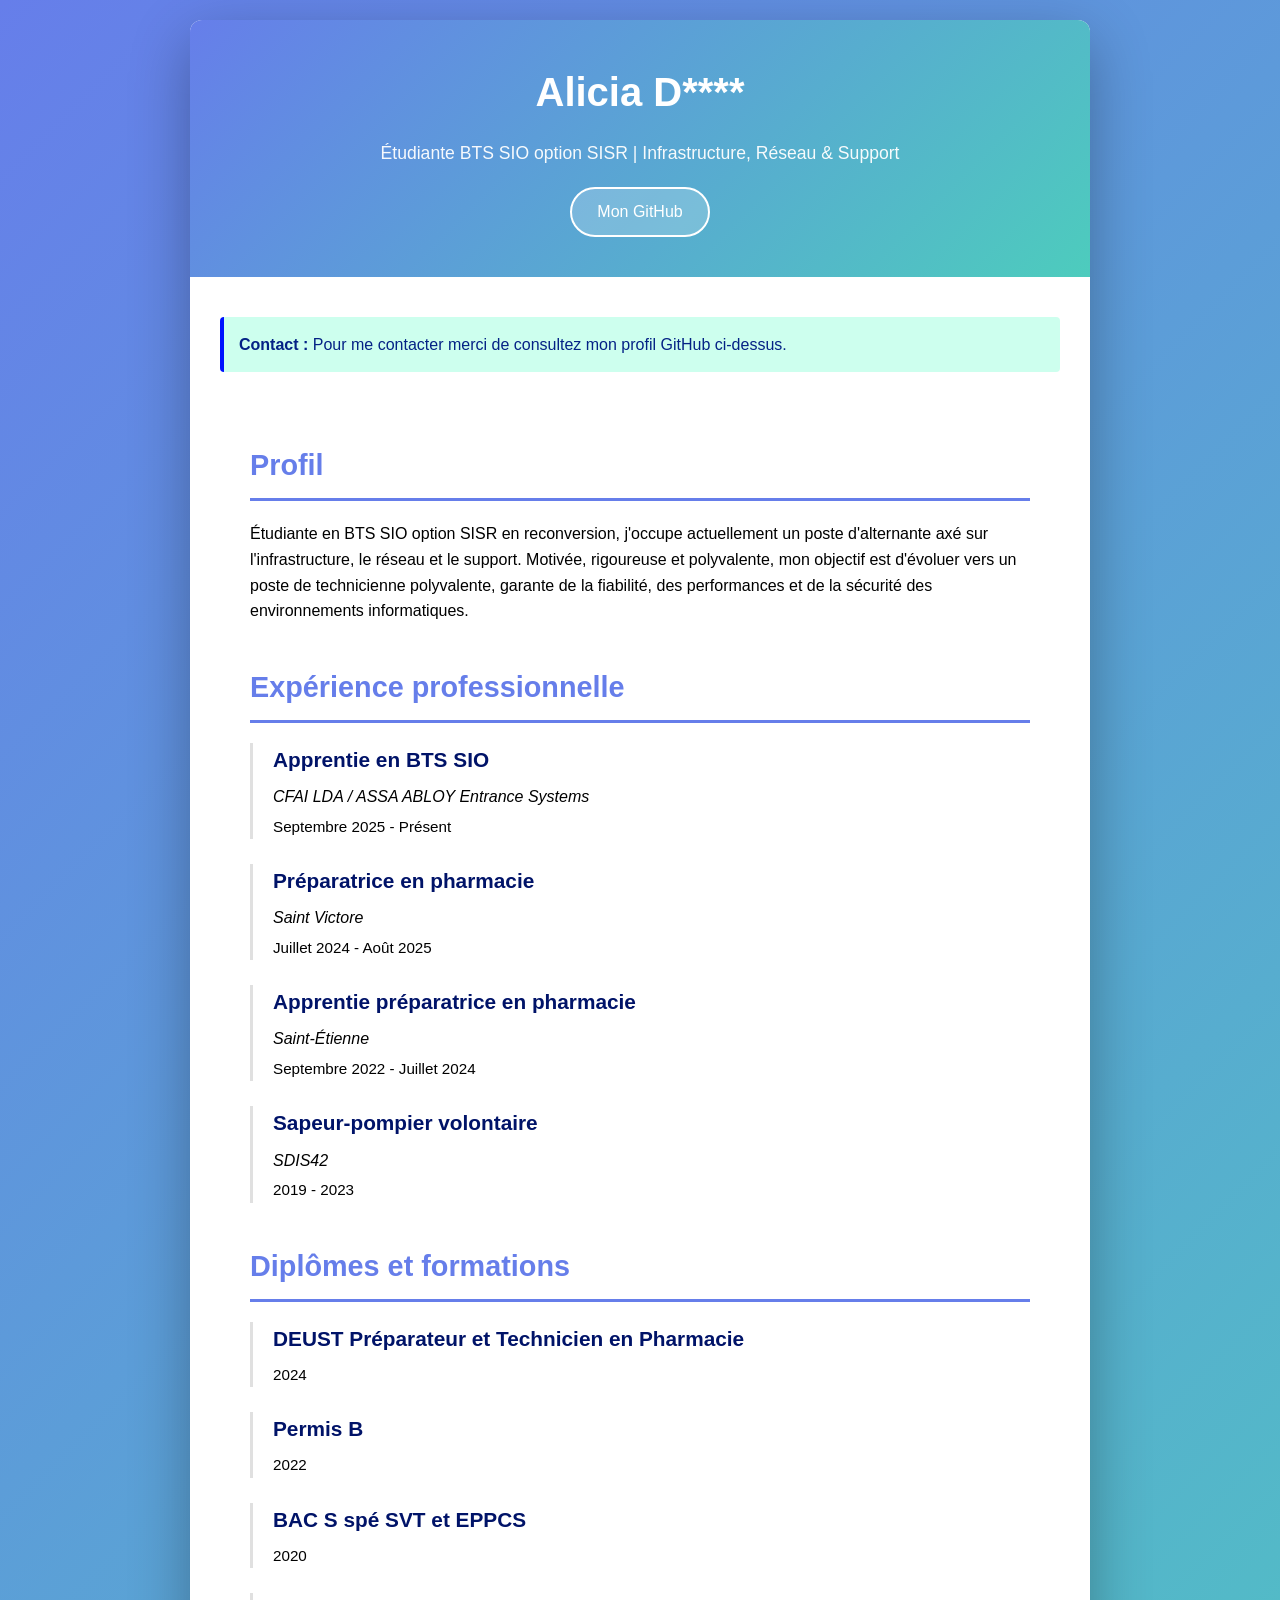
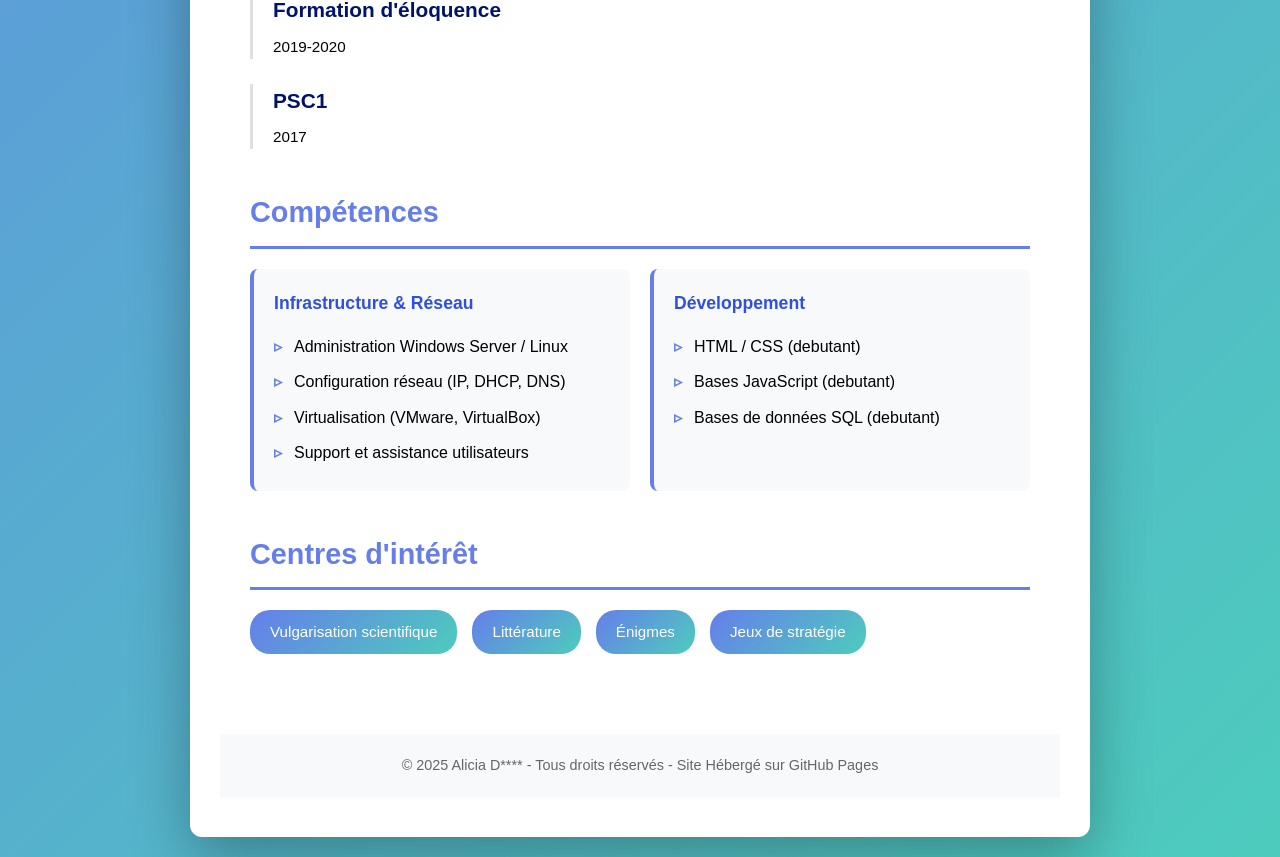
<file: index.html>
<!DOCTYPE html>
<html lang="fr">
<head>
    <meta charset="UTF-8">
    <meta name="viewport" content="width=device-width, initial-scale=1.0">
    <meta name="description" content="CV d'Alicia D****, étudiante en BTS SIO option SISR, spécialisée en infrastructure, réseau et support informatique">
    <title>Alicia D**** - CV Étudiante en alternance en BTS SIO option SISR</title>
    <style>
        * {
            margin: 0;
            padding: 0;
            box-sizing: border-box;
        }

        body {
            font-family: -apple-system, BlinkMacSystemFont, 'Segoe UI', Roboto, Oxygen, Ubuntu, Cantarell, sans-serif;
            line-height: 1.6;
            color: #000000;
            background: linear-gradient(135deg, #667eea 0%, #4dccbd 100%);
            min-height: 100vh;
            padding: 20px;
        }

        .container {
            max-width: 900px;
            margin: 0 auto;
            background: white;
            border-radius: 12px;
            box-shadow: 0 20px 60px rgba(0, 0, 0, 0.3);
            overflow: hidden;
        }

        header {
            background: linear-gradient(135deg, #667eea 0%, #4dccbd 100%);
            color: white;
            padding: 40px 30px;
            text-align: center;
        }

        h1 {
            font-size: 2.5rem;
            margin-bottom: 10px;
            font-weight: 700;
        }

        .tagline {
            font-size: 1.1rem;
            opacity: 0.95;
            margin-top: 15px;
            font-weight: 300;
        }

        .github-link {
            display: inline-block;
            margin-top: 20px;
            padding: 10px 25px;
            background: rgba(255, 255, 255, 0.2);
            border: 2px solid white;
            color: white;
            text-decoration: none;
            border-radius: 25px;
            font-weight: 500;
            transition: all 0.3s ease;
        }

        .github-link:hover {
            background: white;
            color: #667eea;
            transform: translateY(-2px);
        }

        main {
            padding: 40px 30px;
        }

        section {
            margin-bottom: 40px;
        }

        h2 {
            font-size: 1.8rem;
            color: #667eea;
            margin-bottom: 20px;
            padding-bottom: 10px;
            border-bottom: 3px solid #667eea;
        }

        h3 {
            font-size: 1.3rem;
            color: #001368;
            margin-bottom: 8px;
            font-weight: 600;
        }

        .job-title {
            color: #000000;
            font-style: italic;
            margin-bottom: 5px;
            display: block;
        }

        .date {
            color: #000000;
            font-size: 0.95rem;
            margin-bottom: 15px;
            display: block;
        }

        .experience-item, .education-item {
            margin-bottom: 25px;
            padding-left: 20px;
            border-left: 3px solid #e0e0e0;
        }

        .skills-grid {
            display: grid;
            grid-template-columns: repeat(auto-fit, minmax(250px, 1fr));
            gap: 20px;
            margin-top: 20px;
        }

        .skill-category {
            background: #f8f9fa;
            padding: 20px;
            border-radius: 8px;
            border-left: 4px solid #667eea;
        }

        .skill-category h3 {
            font-size: 1.1rem;
            margin-bottom: 12px;
            color: #2e4fe0;
        }

        .skill-category ul {
            list-style: none;
        }

        .skill-category li {
            padding: 5px 0;
            padding-left: 20px;
            position: relative;
        }

        .skill-category li:before {
            content: "▹";
            position: absolute;
            left: 0;
            color: #667eea;
            font-weight: bold;
        }

        .interests {
            display: flex;
            flex-wrap: wrap;
            gap: 15px;
        }

        .interest-tag {
            background: linear-gradient(135deg, #667eea 0%, #4dccbd 100%);
            color: white;
            padding: 10px 20px;
            border-radius: 20px;
            font-size: 0.95rem;
        }

        footer {
            background: #f8f9fa;
            padding: 20px 30px;
            text-align: center;
            color: #666;
            font-size: 0.9rem;
        }

        .privacy-notice {
            background: #cdffee;
            border-left: 4px solid #0011ff;
            padding: 15px;
            margin-bottom: 30px;
            border-radius: 4px;
        }

        .privacy-notice p {
            margin: 0;
            color: #042285;
        }

        @media (max-width: 768px) {
            body {
                padding: 10px;
            }

            h1 {
                font-size: 2rem;
            }

            h2 {
                font-size: 1.5rem;
            }

            header, main {
                padding: 25px 20px;
            }

            .skills-grid {
                grid-template-columns: 1fr;
            }
        }

        @media (max-width: 480px) {
            h1 {
                font-size: 1.7rem;
            }

            .tagline {
                font-size: 1rem;
            }
        }
    </style>
</head>
<body>
    <div class="container">
        <header>
            <h1>Alicia D****</h1>
            <p class="tagline">Étudiante BTS SIO option SISR | Infrastructure, Réseau & Support</p>
            <a href="https://github.com/Alicia042" class="github-link" target="_blank" rel="noopener noreferrer">Mon GitHub</a>
        </header>

        <main>
            <div class="privacy-notice">
                <p><strong>Contact :</strong> Pour me contacter merci de consultez mon profil GitHub ci-dessus.</p>
            </div>
        <main>

            <section id="profil">
                <h2>Profil</h2>
                <p>Étudiante en BTS SIO option SISR en reconversion, j'occupe actuellement un poste d'alternante axé sur l'infrastructure, le réseau et le support. Motivée, rigoureuse et polyvalente, mon objectif est d'évoluer vers un poste de technicienne polyvalente, garante de la fiabilité, des performances et de la sécurité des environnements informatiques.</p>
            </section>

            <section id="experience">
                <h2>Expérience professionnelle</h2>
                
                <div class="experience-item">
                    <h3>Apprentie en BTS SIO</h3>
                    <span class="job-title">CFAI LDA / ASSA ABLOY Entrance Systems</span>
                    <span class="date">Septembre 2025 - Présent</span>
                </div>

                <div class="experience-item">
                    <h3>Préparatrice en pharmacie</h3>
                    <span class="job-title">Saint Victore</span>
                    <span class="date">Juillet 2024 - Août 2025</span>
                </div>

                <div class="experience-item">
                    <h3>Apprentie préparatrice en pharmacie</h3>
                    <span class="job-title">Saint-Étienne</span>
                    <span class="date">Septembre 2022 - Juillet 2024</span>
                </div>

                <div class="experience-item">
                    <h3>Sapeur-pompier volontaire</h3>
                    <span class="job-title">SDIS42</span>
                    <span class="date">2019 - 2023</span>
                </div>
            </section>

            <section id="diplomes">
                <h2>Diplômes et formations</h2>
                
                <div class="education-item">
                    <h3>DEUST Préparateur et Technicien en Pharmacie</h3>
                    <span class="date">2024</span>
                </div>

                <div class="education-item">
                    <h3>Permis B</h3>
                    <span class="date">2022</span>
                </div>

                <div class="education-item">
                    <h3>BAC S spé SVT et EPPCS</h3>
                    <span class="date">2020</span>
                </div>

                <div class="education-item">
                    <h3>Formation d'éloquence</h3>
                    <span class="date">2019-2020</span>
                </div>

                <div class="education-item">
                    <h3>PSC1</h3>
                    <span class="date">2017</span>
                </div>
            </section>

            <section id="competences">
                <h2>Compétences</h2>
                <div class="skills-grid">
                    <div class="skill-category">
                        <h3>Infrastructure & Réseau</h3>
                        <ul>
                            <li>Administration Windows Server / Linux</li>
                            <li>Configuration réseau (IP, DHCP, DNS)</li>
                            <li>Virtualisation (VMware, VirtualBox)</li>
                            <li>Support et assistance utilisateurs</li>
                        </ul>
                    </div>
                    <div class="skill-category">
                        <h3>Développement</h3>
                        <ul>
                            <li>HTML / CSS (debutant)</li>
                            <li>Bases JavaScript (debutant)</li>
                            <li>Bases de données SQL (debutant)</li>
                        </ul>
                    </div>
                </div>
            </section>

            <section id="interets">
                <h2>Centres d'intérêt</h2>
                <div class="interests">
                    <span class="interest-tag">Vulgarisation scientifique</span>
                    <span class="interest-tag">Littérature</span>
                    <span class="interest-tag">Énigmes</span>
                    <span class="interest-tag">Jeux de stratégie</span>
                </div>
            </section>
        </main>

        <footer>
            <p>&copy; 2025 Alicia D**** - Tous droits réservés - Site Hébergé sur GitHub Pages</p>
        </footer>
    </div>
</body>
</html>
</file>
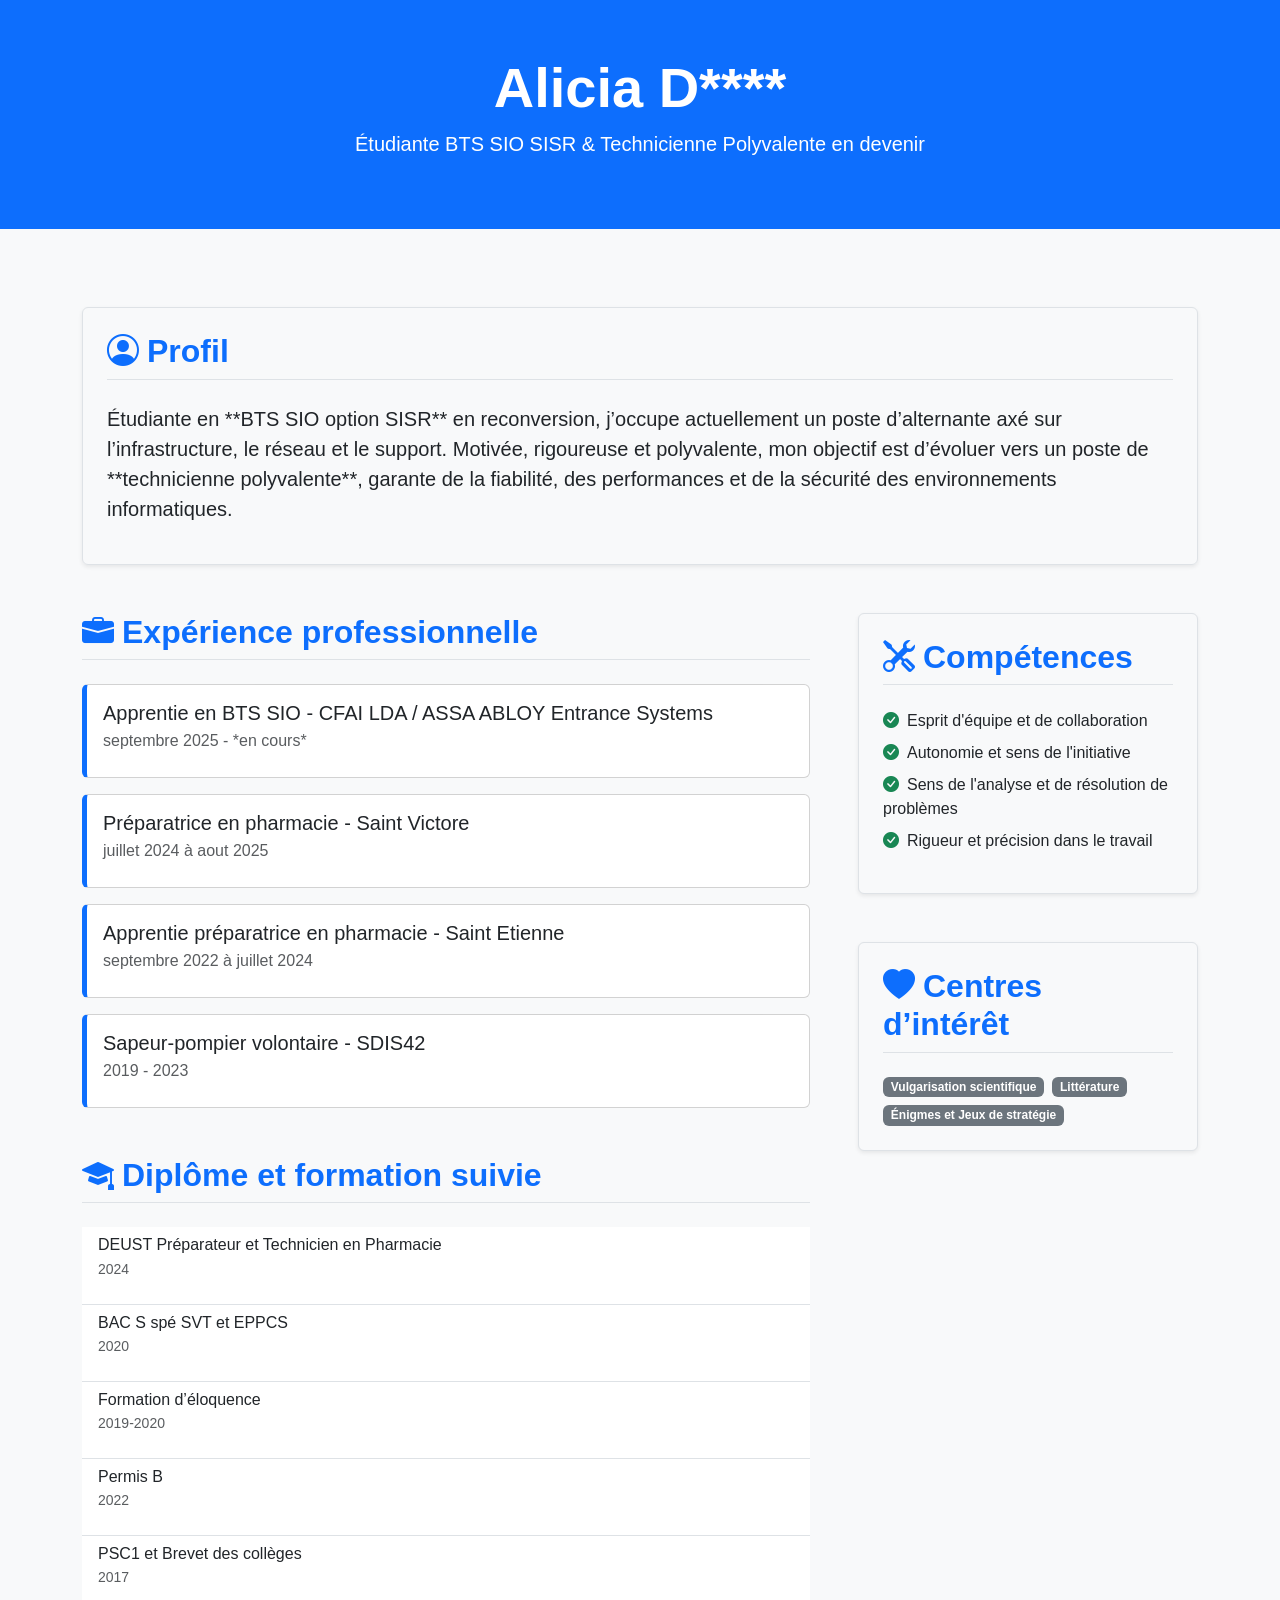
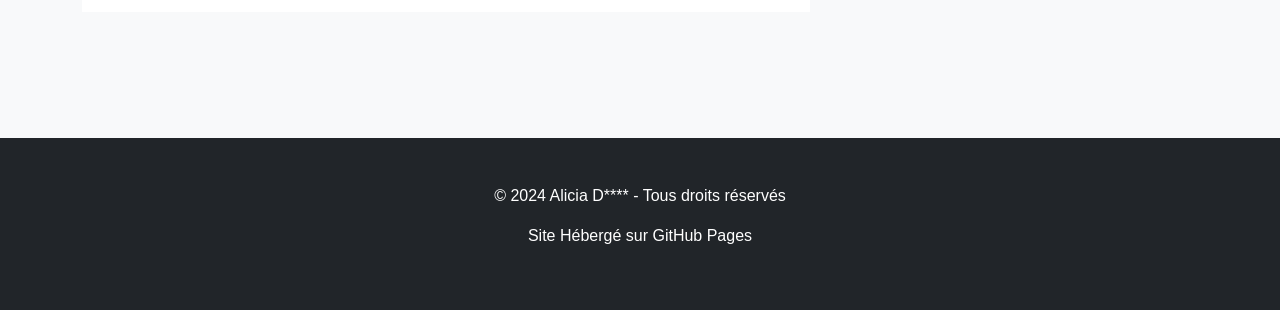
<file: mon_cv/index.html>
<!DOCTYPE html>
<html lang="fr">
<head>
    <meta charset="UTF-8">
    <meta name="viewport" content="width=device-width, initial-scale=1.0">
    <title>CV d'Alicia D**** - Technicienne Polyvalente Infrastructure & Réseau</title>
    <meta name="description" content="Profil d'Alicia D****, étudiante en BTS SIO option SISR, recherchant un poste de technicienne polyvalente en infrastructure, réseau et support.">
    <link href="https://cdn.jsdelivr.net/npm/bootstrap@5.3.3/dist/css/bootstrap.min.css" rel="stylesheet" integrity="sha384-QWTKZyjpPEjISv5WaRU9OFeRpok6YctnYmDr5pNlyT2bRjXh0JMhjY6hW+ALEwIH" crossorigin="anonymous">
    <link rel="stylesheet" href="style.css">
</head>
<body>

    <header class="bg-primary text-white py-4 mb-5">
        <div class="container text-center">
            <h1 class="display-4 fw-bold">Alicia D****</h1>
            <p class="lead">Étudiante BTS SIO SISR & Technicienne Polyvalente en devenir</p>
        </div>
    </header>

    <main class="container">
        <section id="profil" class="mb-5 p-4 border rounded shadow-sm">
            <h2 class="section-title mb-4 border-bottom pb-2"><i class="bi bi-person-circle me-2"></i>Profil</h2>
            <p class="fs-5">Étudiante en **BTS SIO option SISR** en reconversion, j’occupe actuellement un poste d’alternante axé sur l’infrastructure, le réseau et le support. Motivée, rigoureuse et polyvalente, mon objectif est d’évoluer vers un poste de **technicienne polyvalente**, garante de la fiabilité, des performances et de la sécurité des environnements informatiques.</p>
        </section>

        <div class="row g-5">
            
            <div class="col-lg-8">
                
                <section id="experience" class="mb-5">
                    <h2 class="section-title mb-4 border-bottom pb-2"><i class="bi bi-briefcase-fill me-2"></i>Expérience professionnelle</h2>
                    
                    <div class="card mb-3 experience-item">
                        <div class="card-body">
                            <h3 class="h5 card-title">Apprentie en BTS SIO - CFAI LDA / ASSA ABLOY Entrance Systems</h3>
                            <p class="card-subtitle text-muted mb-2">septembre 2025 - *en cours*</p>
                            </div>
                    </div>
                    
                    <div class="card mb-3 experience-item">
                        <div class="card-body">
                            <h3 class="h5 card-title">Préparatrice en pharmacie - Saint Victore</h3>
                            <p class="card-subtitle text-muted mb-2">juillet 2024 à aout 2025</p>
                        </div>
                    </div>

                    <div class="card mb-3 experience-item">
                        <div class="card-body">
                            <h3 class="h5 card-title">Apprentie préparatrice en pharmacie - Saint Etienne</h3>
                            <p class="card-subtitle text-muted mb-2">septembre 2022 à juillet 2024</p>
                        </div>
                    </div>
                    
                    <div class="card experience-item">
                        <div class="card-body">
                            <h3 class="h5 card-title">Sapeur-pompier volontaire - SDIS42</h3>
                            <p class="card-subtitle text-muted mb-2">2019 - 2023</p>
                        </div>
                    </div>

                </section>
                
                <section id="diplomes" class="mb-5">
                    <h2 class="section-title mb-4 border-bottom pb-2"><i class="bi bi-mortarboard-fill me-2"></i>Diplôme et formation suivie</h2>
                    
                    <ul class="list-group list-group-flush">
                        <li class="list-group-item">
                            <h3 class="h6 mb-1">DEUST Préparateur et Technicien en Pharmacie</h3>
                            <p class="text-muted small">2024</p>
                        </li>
                        <li class="list-group-item">
                            <h3 class="h6 mb-1">BAC S spé SVT et EPPCS</h3>
                            <p class="text-muted small">2020</p>
                        </li>
                        <li class="list-group-item">
                            <h3 class="h6 mb-1">Formation d’éloquence</h3>
                            <p class="text-muted small">2019-2020</p>
                        </li>
                        <li class="list-group-item">
                            <h3 class="h6 mb-1">Permis B</h3>
                            <p class="text-muted small">2022</p>
                        </li>
                        <li class="list-group-item">
                            <h3 class="h6 mb-1">PSC1 et Brevet des collèges</h3>
                            <p class="text-muted small">2017</p>
                        </li>
                    </ul>
                </section>
            </div>

            <div class="col-lg-4">
                
                <section id="competences" class="mb-5 p-4 border rounded shadow-sm bg-light">
                    <h2 class="section-title mb-4 border-bottom pb-2"><i class="bi bi-tools me-2"></i>Compétences</h2>
                    <ul class="list-unstyled">
                        <li class="mb-2"><i class="bi bi-check-circle-fill text-success me-2"></i>Esprit d'équipe et de collaboration</li>
                        <li class="mb-2"><i class="bi bi-check-circle-fill text-success me-2"></i>Autonomie et sens de l'initiative</li>
                        <li class="mb-2"><i class="bi bi-check-circle-fill text-success me-2"></i>Sens de l'analyse et de résolution de problèmes</li>
                        <li class="mb-2"><i class="bi bi-check-circle-fill text-success me-2"></i>Rigueur et précision dans le travail</li>
                        </ul>
                </section>

                <section id="interets" class="p-4 border rounded shadow-sm bg-light">
                    <h2 class="section-title mb-4 border-bottom pb-2"><i class="bi bi-heart-fill me-2"></i>Centres d’intérêt</h2>
                    <div class="d-flex flex-wrap gap-2">
                        <span class="badge bg-secondary">Vulgarisation scientifique</span>
                        <span class="badge bg-secondary">Littérature</span>
                        <span class="badge bg-secondary">Énigmes et Jeux de stratégie</span>
                    </div>
                </section>

            </div>
        </div>

    </main>

    <footer class="bg-dark text-white text-center py-3 mt-5">
        <div class="container">
            <p>&copy; <span id="currentYear">2024</span> Alicia D**** - Tous droits réservés</p>
            <p class="footer-note">Site Hébergé sur GitHub Pages</p>
        </div>
    </footer>
    

    <script defer src="https://cdn.jsdelivr.net/npm/bootstrap@5.3.3/dist/js/bootstrap.bundle.min.js" integrity="sha384-YvpcrYf0tY3lHB60NNkmXc5s9fDVZLESaAA55NDzOxhy9GkcIdslK1eN7N6jIeHz" crossorigin="anonymous"></script>
    <link rel="stylesheet" href="https://cdn.jsdelivr.net/npm/bootstrap-icons@1.11.3/font/bootstrap-icons.min.css">
</body>
</html>
</file>
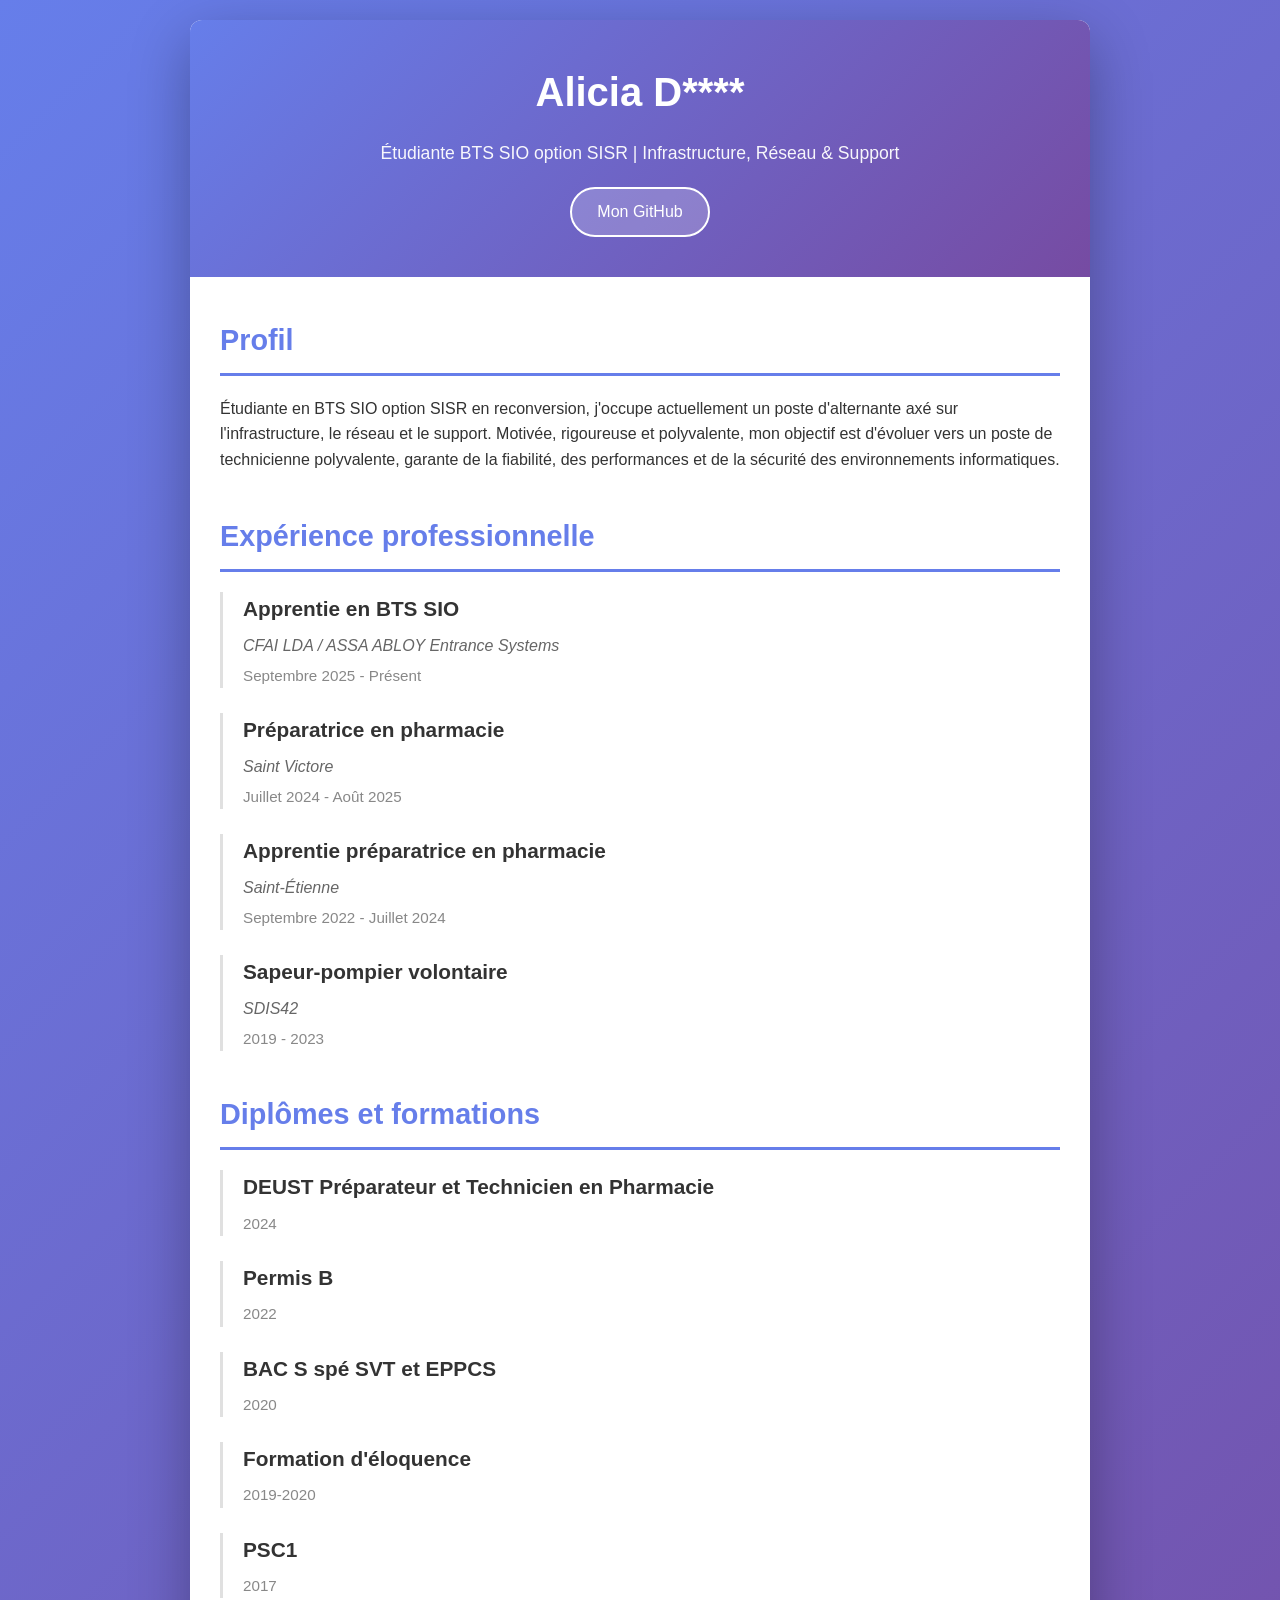
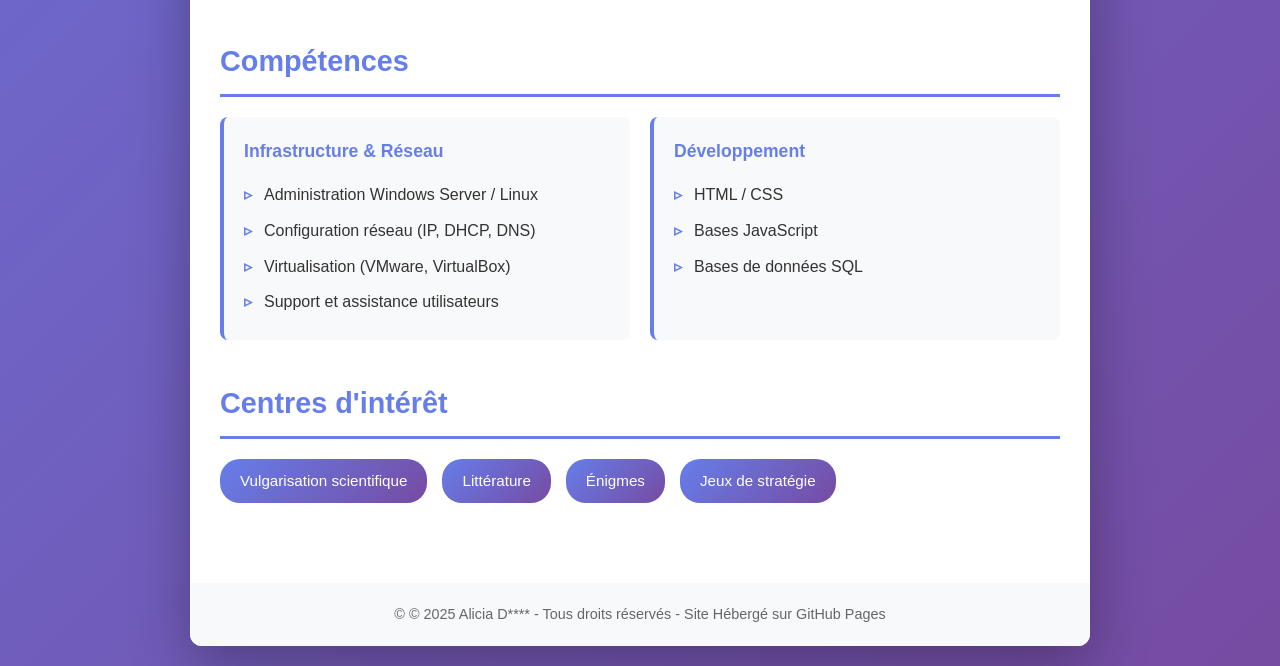
<file: cv.html>
<!DOCTYPE html>
<html lang="fr">
<head>
    <meta charset="UTF-8">
    <meta name="viewport" content="width=device-width, initial-scale=1.0">
    <meta name="description" content="CV d'Alicia D****, étudiante en BTS SIO option SISR, spécialisée en infrastructure, réseau et support informatique">
    <title>Alicia D**** - CV Technicienne Infrastructure & Réseau</title>
    <style>
        * {
            margin: 0;
            padding: 0;
            box-sizing: border-box;
        }

        body {
            font-family: -apple-system, BlinkMacSystemFont, 'Segoe UI', Roboto, Oxygen, Ubuntu, Cantarell, sans-serif;
            line-height: 1.6;
            color: #333;
            background: linear-gradient(135deg, #667eea 0%, #764ba2 100%);
            min-height: 100vh;
            padding: 20px;
        }

        .container {
            max-width: 900px;
            margin: 0 auto;
            background: white;
            border-radius: 12px;
            box-shadow: 0 20px 60px rgba(0, 0, 0, 0.3);
            overflow: hidden;
        }

        header {
            background: linear-gradient(135deg, #667eea 0%, #764ba2 100%);
            color: white;
            padding: 40px 30px;
            text-align: center;
        }

        h1 {
            font-size: 2.5rem;
            margin-bottom: 10px;
            font-weight: 700;
        }

        .tagline {
            font-size: 1.1rem;
            opacity: 0.95;
            margin-top: 15px;
            font-weight: 300;
        }

        .github-link {
            display: inline-block;
            margin-top: 20px;
            padding: 10px 25px;
            background: rgba(255, 255, 255, 0.2);
            border: 2px solid white;
            color: white;
            text-decoration: none;
            border-radius: 25px;
            font-weight: 500;
            transition: all 0.3s ease;
        }

        .github-link:hover {
            background: white;
            color: #667eea;
            transform: translateY(-2px);
        }

        main {
            padding: 40px 30px;
        }

        section {
            margin-bottom: 40px;
        }

        h2 {
            font-size: 1.8rem;
            color: #667eea;
            margin-bottom: 20px;
            padding-bottom: 10px;
            border-bottom: 3px solid #667eea;
        }

        h3 {
            font-size: 1.3rem;
            color: #333;
            margin-bottom: 8px;
            font-weight: 600;
        }

        .job-title {
            color: #666;
            font-style: italic;
            margin-bottom: 5px;
            display: block;
        }

        .date {
            color: #888;
            font-size: 0.95rem;
            margin-bottom: 15px;
            display: block;
        }

        .experience-item, .education-item {
            margin-bottom: 25px;
            padding-left: 20px;
            border-left: 3px solid #e0e0e0;
        }

        .skills-grid {
            display: grid;
            grid-template-columns: repeat(auto-fit, minmax(250px, 1fr));
            gap: 20px;
            margin-top: 20px;
        }

        .skill-category {
            background: #f8f9fa;
            padding: 20px;
            border-radius: 8px;
            border-left: 4px solid #667eea;
        }

        .skill-category h3 {
            font-size: 1.1rem;
            margin-bottom: 12px;
            color: #667eea;
        }

        .skill-category ul {
            list-style: none;
        }

        .skill-category li {
            padding: 5px 0;
            padding-left: 20px;
            position: relative;
        }

        .skill-category li:before {
            content: "▹";
            position: absolute;
            left: 0;
            color: #667eea;
            font-weight: bold;
        }

        .interests {
            display: flex;
            flex-wrap: wrap;
            gap: 15px;
        }

        .interest-tag {
            background: linear-gradient(135deg, #667eea 0%, #764ba2 100%);
            color: white;
            padding: 10px 20px;
            border-radius: 20px;
            font-size: 0.95rem;
        }

        footer {
            background: #f8f9fa;
            padding: 20px 30px;
            text-align: center;
            color: #666;
            font-size: 0.9rem;
        }

        @media (max-width: 768px) {
            body {
                padding: 10px;
            }

            h1 {
                font-size: 2rem;
            }

            h2 {
                font-size: 1.5rem;
            }

            header, main {
                padding: 25px 20px;
            }

            .skills-grid {
                grid-template-columns: 1fr;
            }
        }

        @media (max-width: 480px) {
            h1 {
                font-size: 1.7rem;
            }

            .tagline {
                font-size: 1rem;
            }
        }
    </style>
</head>
<body>
    <div class="container">
        <header>
            <h1>Alicia D****</h1>
            <p class="tagline">Étudiante BTS SIO option SISR | Infrastructure, Réseau & Support</p>
            <a href="https://github.com/Alicia042" class="github-link" target="_blank" rel="noopener noreferrer">Mon GitHub</a>
        </header>

        <main>
            <section id="profil">
                <h2>Profil</h2>
                <p>Étudiante en BTS SIO option SISR en reconversion, j'occupe actuellement un poste d'alternante axé sur l'infrastructure, le réseau et le support. Motivée, rigoureuse et polyvalente, mon objectif est d'évoluer vers un poste de technicienne polyvalente, garante de la fiabilité, des performances et de la sécurité des environnements informatiques.</p>
            </section>

            <section id="experience">
                <h2>Expérience professionnelle</h2>
                
                <div class="experience-item">
                    <h3>Apprentie en BTS SIO</h3>
                    <span class="job-title">CFAI LDA / ASSA ABLOY Entrance Systems</span>
                    <span class="date">Septembre 2025 - Présent</span>
                </div>

                <div class="experience-item">
                    <h3>Préparatrice en pharmacie</h3>
                    <span class="job-title">Saint Victore</span>
                    <span class="date">Juillet 2024 - Août 2025</span>
                </div>

                <div class="experience-item">
                    <h3>Apprentie préparatrice en pharmacie</h3>
                    <span class="job-title">Saint-Étienne</span>
                    <span class="date">Septembre 2022 - Juillet 2024</span>
                </div>

                <div class="experience-item">
                    <h3>Sapeur-pompier volontaire</h3>
                    <span class="job-title">SDIS42</span>
                    <span class="date">2019 - 2023</span>
                </div>
            </section>

            <section id="diplomes">
                <h2>Diplômes et formations</h2>
                
                <div class="education-item">
                    <h3>DEUST Préparateur et Technicien en Pharmacie</h3>
                    <span class="date">2024</span>
                </div>

                <div class="education-item">
                    <h3>Permis B</h3>
                    <span class="date">2022</span>
                </div>

                <div class="education-item">
                    <h3>BAC S spé SVT et EPPCS</h3>
                    <span class="date">2020</span>
                </div>

                <div class="education-item">
                    <h3>Formation d'éloquence</h3>
                    <span class="date">2019-2020</span>
                </div>

                <div class="education-item">
                    <h3>PSC1</h3>
                    <span class="date">2017</span>
                </div>
            </section>

            <section id="competences">
                <h2>Compétences</h2>
                <div class="skills-grid">
                    <div class="skill-category">
                        <h3>Infrastructure & Réseau</h3>
                        <ul>
                            <li>Administration Windows Server / Linux</li>
                            <li>Configuration réseau (IP, DHCP, DNS)</li>
                            <li>Virtualisation (VMware, VirtualBox)</li>
                            <li>Support et assistance utilisateurs</li>
                        </ul>
                    </div>
                    <div class="skill-category">
                        <h3>Développement</h3>
                        <ul>
                            <li>HTML / CSS</li>
                            <li>Bases JavaScript</li>
                            <li>Bases de données SQL</li>
                        </ul>
                    </div>
                </div>
            </section>

            <section id="interets">
                <h2>Centres d'intérêt</h2>
                <div class="interests">
                    <span class="interest-tag">Vulgarisation scientifique</span>
                    <span class="interest-tag">Littérature</span>
                    <span class="interest-tag">Énigmes</span>
                    <span class="interest-tag">Jeux de stratégie</span>
                </div>
            </section>
        </main>

        <footer>
            <p>&copy; © 2025 Alicia D**** - Tous droits réservés - Site Hébergé sur GitHub Pages</p>
        </footer>
    </div>
</body>
</html>
</file>
<file: mon_cv/style.css>
/*
  ---------------------------------
  Règles Générales et Accessibilité
  ---------------------------------
*/

/* 3. UX & Accessibilité : Taille de police minimale de 16px (Bootstrap le respecte déjà, mais on le confirme sur le body) */
body {
    font-family: -apple-system, BlinkMacSystemFont, "Segoe UI", Roboto, "Helvetica Neue", Arial, sans-serif; /* Polices système */
    color: #212529; /* Contraste suffisant (dark gray) */
    background-color: #f8f9fa; /* Arrière-plan très clair pour le contraste */
    min-height: 100vh;
}

/* 2. Responsive Design / Aucune défilement horizontal */
/* La gestion du défilement horizontal est assurée par Bootstrap (container, row, col) */

/*
  ---------------------------------
  Style des Sections
  ---------------------------------
*/

.section-title {
    color: #0d6efd; /* Couleur Bootstrap Primary */
    font-weight: 600;
}

/* Espacements réguliers pour la lisibilité */
.container {
    padding-top: 30px;
    padding-bottom: 30px;
}

/* ---------------------------------
  Focus et Navigation Clavier
  ---------------------------------
*/

/* Assurer un focus visible pour l'accessibilité (WCAG) */
/* Bootstrap le fait déjà bien, mais on peut renforcer */
:focus {
    outline: 3px solid #ffc107; /* Jaune/orange de Bootstrap (warning) */
    outline-offset: 2px;
}

/* Style spécifique pour les items d'expérience */
.experience-item {
    transition: transform 0.2s, box-shadow 0.2s;
    border-left: 5px solid #0d6efd !important; /* Barre colorée à gauche */
}

.experience-item:hover {
    transform: translateY(-3px);
    box-shadow: 0 0.5rem 1rem rgba(0, 0, 0, 0.15) !important;
}

/* Surcharge Bootstrap pour les listes de diplômes */
.list-group-item {
    border-left: none;
    border-right: none;
}

/* ---------------------------------
  Mobile-First Adjustments (déjà géré par Bootstrap)
  ---------------------------------
*/

/* Par défaut, la mise en page est en colonne unique (mobile-first).
  La classe .col-lg-8 et .col-lg-4 de Bootstrap prend le relais
  à partir de la taille "large" pour créer les deux colonnes.
*/
</file>
